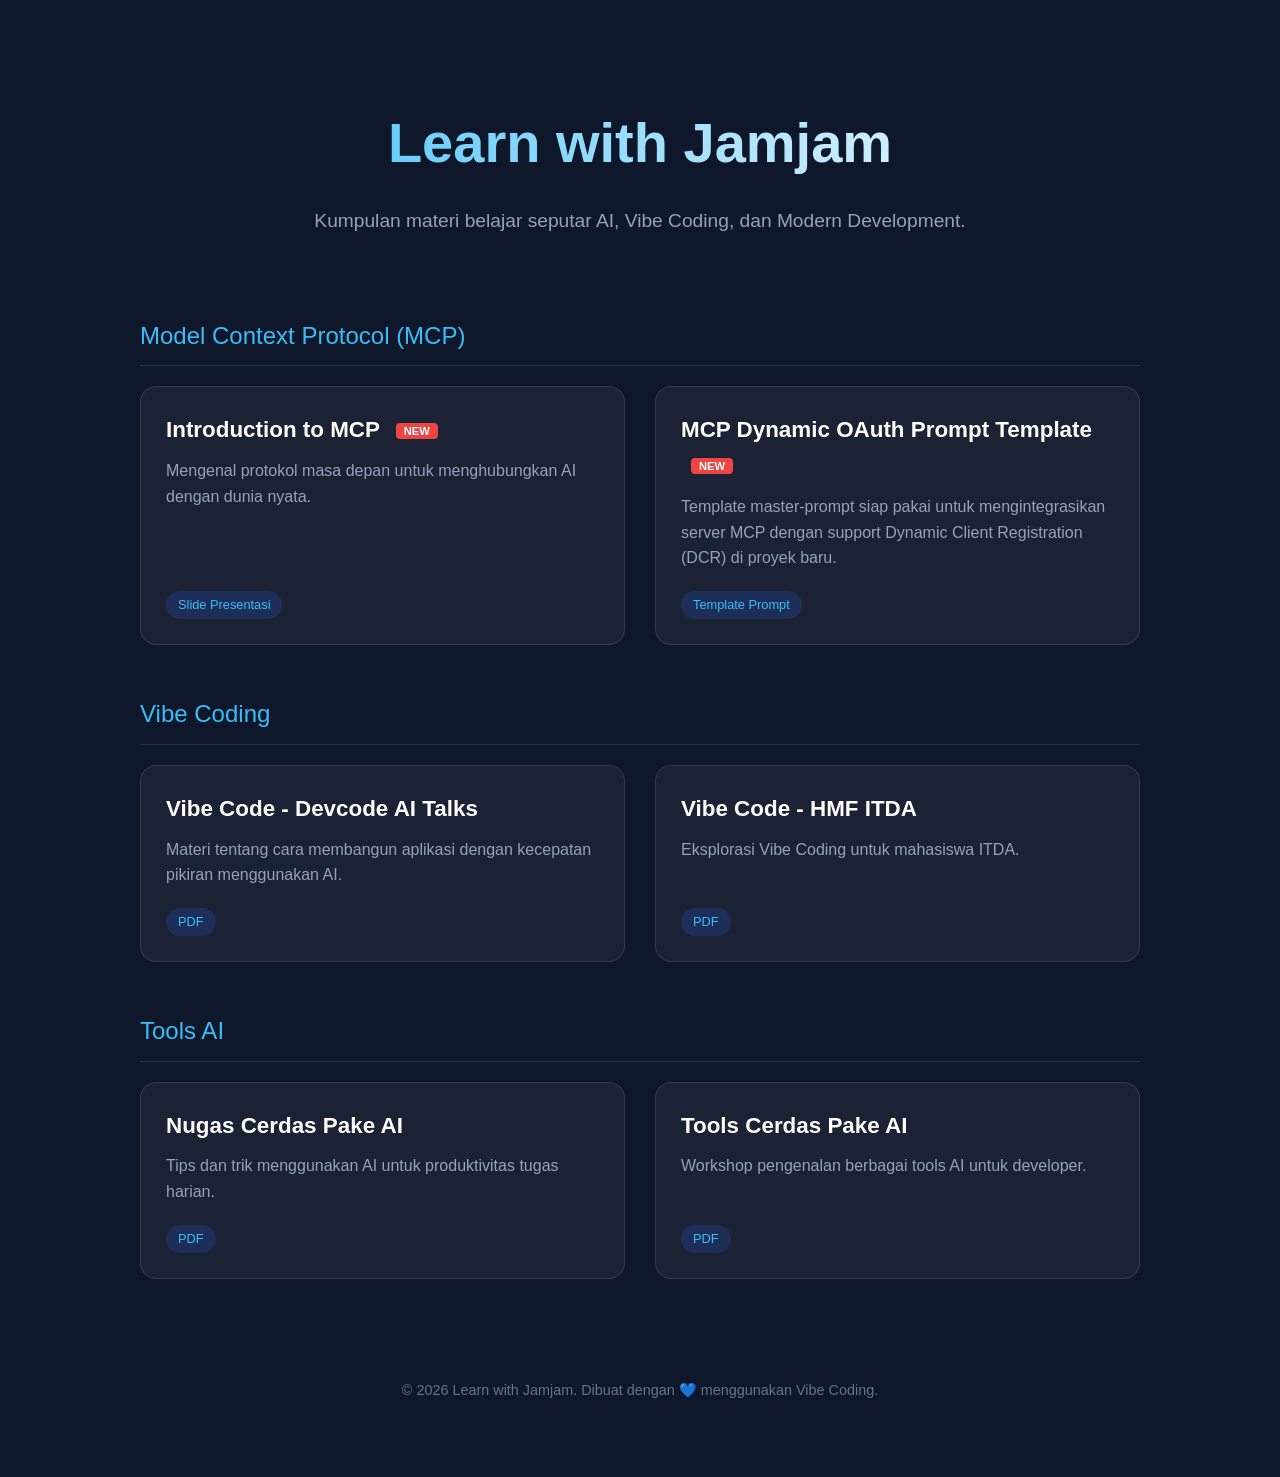
<file: index.html>
<!DOCTYPE html>
<html lang="id">

<head>
    <meta charset="UTF-8">
    <meta name="viewport" content="width=device-width, initial-scale=1.0">
    <title>Learn with Jamjam - Materi AI & Development</title>
    <style>
        :root {
            --primary: #2563eb;
            --dark: #0f172a;
            --light: #f8fafc;
            --accent: #38bdf8;
            --card-bg: rgba(255, 255, 255, 0.05);
        }

        body {
            margin: 0;
            padding: 0;
            font-family: 'Inter', -apple-system, sans-serif;
            background-color: var(--dark);
            color: var(--light);
            line-height: 1.6;
        }

        .container {
            max-width: 1000px;
            margin: 0 auto;
            padding: 60px 20px;
        }

        header {
            text-align: center;
            margin-bottom: 80px;
        }

        h1 {
            font-size: 3.5rem;
            margin-bottom: 10px;
            background: linear-gradient(to right, var(--accent), #fff);
            -webkit-background-clip: text;
            background-clip: text;
            -webkit-text-fill-color: transparent;
        }

        p.subtitle {
            font-size: 1.2rem;
            color: #94a3b8;
        }

        .grid {
            display: grid;
            grid-template-columns: repeat(auto-fit, minmax(300px, 1fr));
            gap: 30px;
        }

        .category-section {
            margin-bottom: 50px;
        }

        .category-title {
            font-size: 1.5rem;
            color: var(--accent);
            margin-bottom: 20px;
            border-bottom: 1px solid rgba(255, 255, 255, 0.1);
            padding-bottom: 10px;
        }

        .card {
            background: var(--card-bg);
            border: 1px solid rgba(255, 255, 255, 0.1);
            border-radius: 16px;
            padding: 25px;
            text-decoration: none;
            color: inherit;
            transition: all 0.3s ease;
            display: flex;
            flex-direction: column;
            justify-content: space-between;
        }

        .card:hover {
            transform: translateY(-5px);
            background: rgba(255, 255, 255, 0.08);
            border-color: var(--accent);
            box-shadow: 0 10px 30px rgba(0, 0, 0, 0.3);
        }

        .card h3 {
            margin: 0 0 10px 0;
            font-size: 1.4rem;
            color: #fff;
        }

        .card p {
            margin: 0;
            color: #94a3b8;
            font-size: 1rem;
        }

        .tag {
            display: inline-block;
            background: rgba(37, 99, 235, 0.2);
            color: var(--accent);
            padding: 4px 12px;
            border-radius: 20px;
            font-size: 0.8rem;
            margin-top: 20px;
            align-self: flex-start;
        }

        footer {
            text-align: center;
            margin-top: 100px;
            color: #64748b;
            font-size: 0.9rem;
        }

        .badge-new {
            background: #ef4444;
            color: white;
            padding: 2px 8px;
            border-radius: 4px;
            font-size: 0.7rem;
            vertical-align: middle;
            margin-left: 10px;
            text-transform: uppercase;
            font-weight: bold;
        }
    </style>
</head>

<body>
    <div class="container">
        <header>
            <h1>Learn with Jamjam</h1>
            <p class="subtitle">Kumpulan materi belajar seputar AI, Vibe Coding, dan Modern Development.</p>
        </header>

        <main>
            <!-- Category: MCP -->
            <div class="category-section">
                <div class="category-title">Model Context Protocol (MCP)</div>
                <div class="grid">
                    <a href="mcp/slide-01/index.html" class="card">
                        <div>
                            <h3>Introduction to MCP <span class="badge-new">New</span></h3>
                            <p>Mengenal protokol masa depan untuk menghubungkan AI dengan dunia nyata.</p>
                        </div>
                        <span class="tag">Slide Presentasi</span>
                    </a>
                    <a href="mcp/prompt-template.html" class="card">
                        <div>
                            <h3>MCP Dynamic OAuth Prompt Template <span class="badge-new">New</span></h3>
                            <p>Template master-prompt siap pakai untuk mengintegrasikan server MCP dengan support
                                Dynamic Client Registration (DCR) di proyek baru.</p>
                        </div>
                        <span class="tag">Template Prompt</span>
                    </a>
                </div>
            </div>

            <!-- Category: Vibe Coding -->
            <div class="category-section">
                <div class="category-title">Vibe Coding</div>
                <div class="grid">
                    <a href="vibe-coding/Devcode-AI-Talks/Materi - Vibe Code.pdf" class="card">
                        <div>
                            <h3>Vibe Code - Devcode AI Talks</h3>
                            <p>Materi tentang cara membangun aplikasi dengan kecepatan pikiran menggunakan AI.</p>
                        </div>
                        <span class="tag">PDF</span>
                    </a>
                    <a href="vibe-coding/HMF-ITDA/Materi - Vibe Code HMFITDA.pdf" class="card">
                        <div>
                            <h3>Vibe Code - HMF ITDA</h3>
                            <p>Eksplorasi Vibe Coding untuk mahasiswa ITDA.</p>
                        </div>
                        <span class="tag">PDF</span>
                    </a>
                </div>
            </div>

            <!-- Category: Tools AI -->
            <div class="category-section">
                <div class="category-title">Tools AI</div>
                <div class="grid">
                    <a href="tools-ai/AI-Meetup/Materi - Nugas Cerdas Pake AI.pdf" class="card">
                        <div>
                            <h3>Nugas Cerdas Pake AI</h3>
                            <p>Tips dan trik menggunakan AI untuk produktivitas tugas harian.</p>
                        </div>
                        <span class="tag">PDF</span>
                    </a>
                    <a href="tools-ai/AMCC-AMIKOM/Materi - Tools Cerdas Pake AI.pdf" class="card">
                        <div>
                            <h3>Tools Cerdas Pake AI</h3>
                            <p>Workshop pengenalan berbagai tools AI untuk developer.</p>
                        </div>
                        <span class="tag">PDF</span>
                    </a>
                </div>
            </div>
        </main>

        <footer>
            <p>&copy; 2026 Learn with Jamjam. Dibuat dengan 💙 menggunakan Vibe Coding.</p>
        </footer>
    </div>
</body>

</html>
</file>
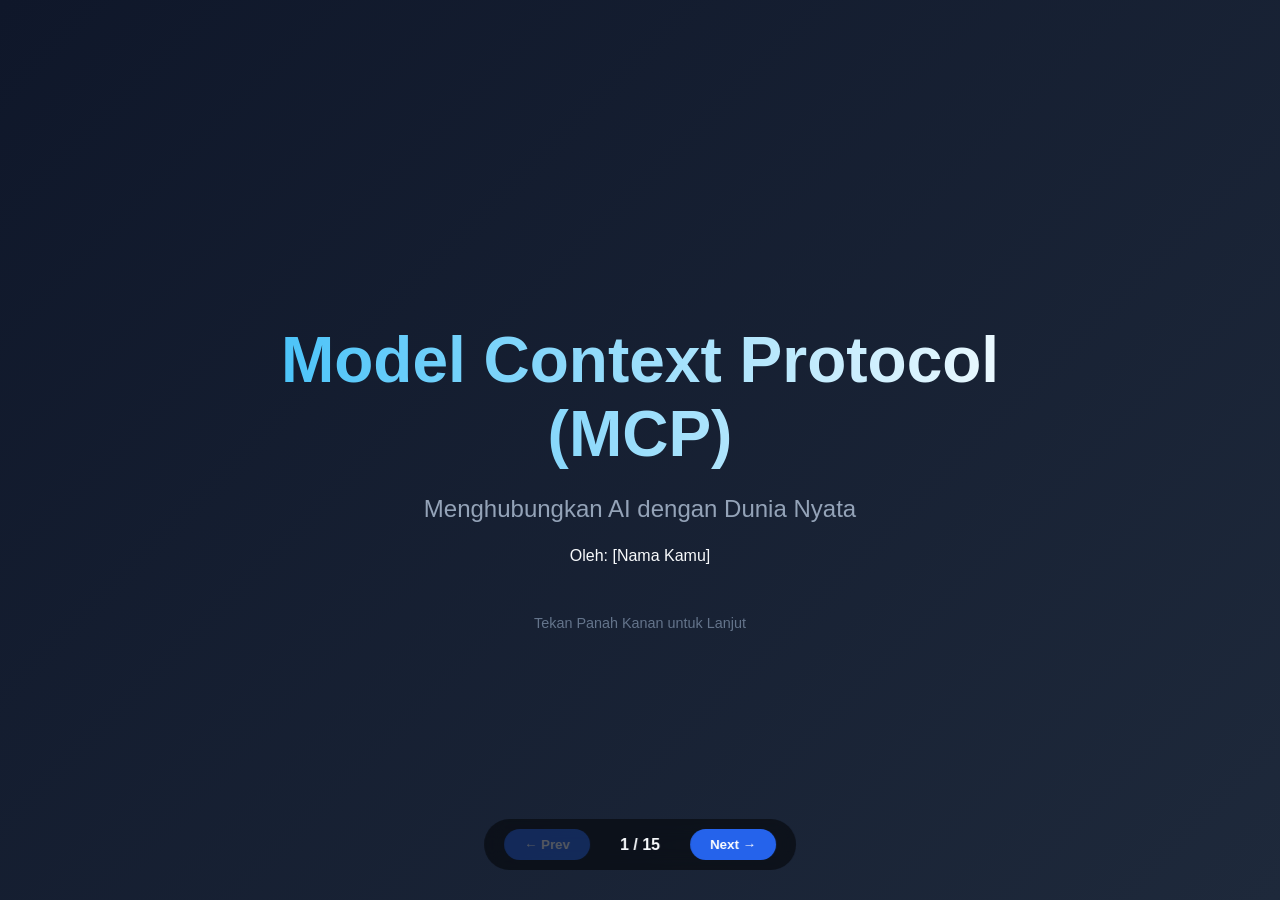
<file: mcp/slide-01/index.html>
<!DOCTYPE html>
<html lang="id">
<head>
    <meta charset="UTF-8">
    <meta name="viewport" content="width=device-width, initial-scale=1.0">
    <title>Presentasi Model Context Protocol (MCP)</title>
    <link rel="stylesheet" href="style.css">
</head>
<body>
    <div class="slides-container">
        <!-- Slide 1: Judul -->
        <section class="slide active" id="slide-1">
            <div class="content">
                <h1>Model Context Protocol (MCP)</h1>
                <h3>Menghubungkan AI dengan Dunia Nyata</h3>
                <p class="author">Oleh: [Nama Kamu]</p>
                <div class="footer">Tekan Panah Kanan untuk Lanjut</div>
            </div>
        </section>

        <!-- Slide 2: Apa itu MCP? -->
        <section class="slide" id="slide-2">
            <div class="content">
                <h2>Apa itu MCP?</h2>
                <ul>
                    <li><strong>Protokol Terbuka:</strong> Standar baru untuk menghubungkan model AI dengan data dan tools.</li>
                    <li><strong>Universal:</strong> Satu cara untuk semua AI (Claude, ChatGPT, IDEs) berbicara dengan sistem luar.</li>
                    <li><strong>Keamanan:</strong> Memberikan kontrol penuh kepada pengguna atas data apa yang bisa diakses AI.</li>
                </ul>
            </div>
        </section>

        <!-- Slide 3: API vs MCP -->
        <section class="slide" id="slide-3">
            <h2>Tradisional API vs MCP</h2>
            <div class="comparison-grid">
                <div class="comp-card">
                    <h3>Tradisional API</h3>
                    <ul>
                        <li>Dibuat untuk dikonsumsi Software/Aplikasi.</li>
                        <li>Format data kaku (JSON/XML).</li>
                        <li>AI butuh "Integrasi Khusus" per platform.</li>
                        <li>AI tidak tahu cara pakai API tanpa dokumentasi manual.</li>
                    </ul>
                </div>
                <div class="comp-card highlight-card">
                    <h3>MCP</h3>
                    <ul>
                        <li>Dibuat untuk dikonsumsi AI (LLM).</li>
                        <li>Self-describing (AI tahu fungsi & inputnya sendiri).</li>
                        <li>Satu integrasi, bisa dipakai di semua AI Host.</li>
                        <li>AI bisa eksplorasi data secara dinamis.</li>
                    </ul>
                </div>
            </div>
        </section>

        <!-- Slide 4: Sejarah MCP -->
        <section class="slide" id="slide-4">
            <div class="content">
                <h2>Sejarah Singkat</h2>
                <p>Dulu, setiap kali kita ingin AI mengakses data (misal: Google Drive), developer harus membuat integrasi khusus untuk setiap AI.</p>
                <ul>
                    <li><strong>November 2024:</strong> Anthropic merilis spesifikasi MCP pertama kali.</li>
                    <li><strong>Tujuan:</strong> Mengakhiri era "integrasi kustom" yang melelahkan dan menciptakan ekosistem yang bisa digunakan bersama.</li>
                </ul>
            </div>
        </section>

        <!-- Slide 5: Fungsi Utama -->
        <section class="slide" id="slide-5">
            <h2>Mengapa Kita Butuh MCP?</h2>
            <div class="grid">
                <div class="card">
                    <h3>Standarisasi</h3>
                    <p>Developer cukup bikin satu Server MCP, bisa dipakai di mana saja.</p>
                </div>
                <div class="card">
                    <h3>Konteks Real-time</h3>
                    <p>AI bisa "melihat" data terbaru, bukan cuma data training lama.</p>
                </div>
                <div class="card">
                    <h3>Eksekusi Aksi</h3>
                    <p>Bukan cuma tanya jawab, AI bisa melakukan aksi (booking, kirim email, edit file).</p>
                </div>
            </div>
        </section>

        <!-- Slide 6: Fundamental MCP -->
        <section class="slide" id="slide-6">
            <h2>Fundamental MCP</h2>
            <div class="diagram">
                <div class="box">Host (Claude/ChatGPT)</div>
                <div class="arrow">↔ MCP Protocol ↔</div>
                <div class="box">MCP Server (Database/API)</div>
            </div>
            <ul>
                <li><strong>Resources:</strong> Data pasif (File, DB records).</li>
                <li><strong>Tools:</strong> Fungsi aktif (POST API, kirim perintah).</li>
                <li><strong>Prompts:</strong> Template instruksi untuk AI.</li>
            </ul>
        </section>

        <!-- Slide 7: Transport Layer -->
        <section class="slide" id="slide-7">
            <h2>Bagaimana Mereka Berbicara?</h2>
            <div class="transport-comparison">
                <div class="transport-box">
                    <h3>Stdio</h3>
                    <div class="transport-diagram">
                        <div class="node">AI Host (IDE/CLI)</div>
                        <div class="conn">Local Pipe</div>
                        <div class="node">MCP Server (Local)</div>
                    </div>
                    <p>Komunikasi via <code>Standard Input/Output</code>. Cocok untuk tools lokal.</p>
                </div>
                <div class="transport-box">
                    <h3>HTTP + SSE</h3>
                    <div class="transport-diagram">
                        <div class="node">AI Host (Cloud)</div>
                        <div class="conn">Internet (HTTP/SSE)</div>
                        <div class="node">MCP Server (Remote)</div>
                    </div>
                    <p>Komunikasi via <code>Server-Sent Events</code>. Cocok untuk aplikasi web/cloud.</p>
                </div>
            </div>
        </section>

        <!-- Slide 8: Use Cases -->
        <section class="slide" id="slide-8">
            <h2>Bisa Dipakai Apa Saja?</h2>
            <div class="demo-list">
                <div class="item">🎨 <strong>Design:</strong> Figma (Ambil komponen, update desain).</div>
                <div class="item">📊 <strong>Productivity:</strong> Google Drive, Slack, Notion.</div>
                <div class="item">💻 <strong>Development:</strong> GitHub, Database (Postgres/Prisma).</div>
                <div class="item">🛠️ <strong>Custom:</strong> Travelan App (Booking Hotel via AI).</div>
            </div>
        </section>

        <!-- Slide 9: Persiapan & Instalasi -->
        <section class="slide" id="slide-9">
            <h2>Persiapan & Instalasi</h2>
            <div class="code-container">
                <div class="code-block full-width">
                    <pre><code># 1. Install MCP SDK
npm install @modelcontextprotocol/sdk

# 2. (Opsional) Install Inspector untuk debugging
npm install -g @modelcontextprotocol/inspector</code></pre>
                    <p><strong>Requirements:</strong> Node.js v18+ atau Python 3.10+.</p>
                </div>
            </div>
        </section>

        <!-- Slide 10: Membangun MCP Sendiri -->
        <section class="slide" id="slide-10">
            <h2>Build Your Own MCP (Server Setup)</h2>
            <div class="code-container">
                <div class="code-block">
                    <pre><code>// 1. Inisialisasi Server
const server = new Server({
  name: "my-mcp-server",
  version: "1.0.0"
}, {
  capabilities: { tools: {} }
});

// 2. Daftarkan Tool
server.setRequestHandler(
  ListToolsRequestSchema, 
  async () => ({
    tools: [/* toolDefinitions */]
  })
);</code></pre>
                    <p><strong>Server:</strong> Menentukan identitas dan kemampuan server.</p>
                </div>
                <div class="code-block">
                    <pre><code>// 3. Handle Eksekusi
server.setRequestHandler(
  CallToolRequestSchema, 
  async (request) => {
    const { name, arguments: args } = request.params;
    return await handleToolCall(name, args);
  }
);

// 4. Connect Transport
const transport = new StdioServerTransport();
await server.connect(transport);</code></pre>
                    <p><strong>Execution:</strong> Menghubungkan request AI ke fungsi asli kita.</p>
                </div>
            </div>
        </section>

        <!-- Slide 11: Testing & Debugging -->
        <section class="slide" id="slide-11">
            <h2>Testing & Debugging</h2>
            <div class="code-container">
                <div class="code-block full-width">
                    <pre><code># Test via CLI (Stdio)
npx @modelcontextprotocol/inspector node dist/index.js

# Test via ChatGPT/Claude
# 1. Deploy ke URL (misal: Vercel)
# 2. Masukkan URL SSE ke konfigurasi Custom GPT / Claude Desktop</code></pre>
                    <p>Gunakan <strong>MCP Inspector</strong> untuk mencoba tool secara manual sebelum dihubungkan ke AI.</p>
                </div>
            </div>
        </section>

        <!-- Slide 12: OAuth & Security -->
        <section class="slide" id="slide-12">
            <h2>OAuth & Security (Protected Tools)</h2>
            <div class="diagram">
                <div class="box">AI Call Tool</div>
                <div class="arrow">→ 401 Unauthorized + Login URL →</div>
                <div class="box">User Login & Authorize</div>
            </div>
            <div class="code-container">
                <div class="code-block">
                    <pre><code>// Server merespons 401 jika butuh login
return new NextResponse(JSON.stringify({
  jsonrpc: "2.0",
  error: {
    code: 401,
    message: "Unauthorized",
    data: { 
      login_url: "https://myapp.com/oauth" 
    }
  }
}), { status: 401 });</code></pre>
                    <p><strong>Flow:</strong> AI akan otomatis menampilkan tombol "Login" kepada user saat menerima error 401 ini.</p>
                </div>
                <div class="code-block">
                    <pre><code>// Verifikasi Token di Server
const authHeader = req.headers.get("authorization");
const userId = await getUserIdFromToken(authHeader);

if (isProtected(toolName) && !userId) {
  return throw401();
}</code></pre>
                    <p><strong>Security:</strong> Memastikan data sensitif (seperti booking) hanya bisa diakses setelah user login.</p>
                </div>
            </div>
        </section>

        <!-- Slide 13: Deep Dive: GPT to App Connection -->
        <section class="slide" id="slide-13">
            <h2>Deep Dive: Bagaimana GPT "Login" ke App Kita?</h2>
            <div class="flow-container">
                <div class="flow-step">
                    <div class="step-icon">🤖</div>
                    <div class="step-text"><strong>1. AI Host (GPT)</strong><br>Menyimpan Client ID & Secret kita.</div>
                </div>
                <div class="flow-arrow">➜</div>
                <div class="flow-step">
                    <div class="step-icon">🔐</div>
                    <div class="step-text"><strong>2. Token Exchange</strong><br>GPT menukar "Auth Code" dari user menjadi "Access Token".</div>
                </div>
                <div class="flow-arrow">➜</div>
                <div class="flow-step">
                    <div class="step-icon">💾</div>
                    <div class="step-text"><strong>3. Secure Storage</strong><br>Token disimpan di database terenkripsi milik OpenAI/Anthropic.</div>
                </div>
            </div>
            <div class="info-grid">
                <div class="info-box">
                    <h4>Di Mana Token Disimpan?</h4>
                    <p>Bukan di browser user, tapi di <strong>Server AI Host</strong>. User tidak bisa melihat token ini secara langsung.</p>
                </div>
                <div class="info-box">
                    <h4>Bagaimana GPT Menggunakannya?</h4>
                    <p>Setiap kali GPT memanggil tool, ia menyisipkan token di <code>Header Authorization</code> secara otomatis.</p>
                </div>
                <div class="info-box">
                    <h4>Kapan Token Expired?</h4>
                    <p>GPT akan menggunakan <code>refresh_token</code> untuk meminta token baru tanpa mengganggu user (Background Refresh).</p>
                </div>
            </div>
        </section>

        <!-- Slide 14: Demo MCP -->
        <section class="slide" id="slide-14">
            <div class="content highlight">
                <h2>Demo MCP</h2>
                <p>Mari kita eksplorasi kekuatan MCP secara langsung:</p>
                <div class="demo-grid">
                    <div class="demo-card">
                        <h4>🎨 Canva MCP + ChatGPT</h4>
                        <p>Generate desain banner otomatis lewat chat.</p>
                    </div>
                    <div class="demo-card">
                        <h4>📐 Figma MCP + Vibe Coding</h4>
                        <p>Ambil aset desain dan langsung jadi kode.</p>
                    </div>
                    <div class="demo-card">
                        <h4>🏨 Custom MCP + ChatGPT</h4>
                        <p>Booking hotel real-time di <strong>Travelan App</strong>.</p>
                    </div>
                </div>
            </div>
        </section>

        <!-- Slide 15: Penutup -->
        <section class="slide" id="slide-15">
            <div class="content">
                <h1>Terima Kasih!</h1>
                <h3>Masa Depan AI adalah Integrasi.</h3>
                <p>Ada Pertanyaan?</p>
            </div>
        </section>
    </div>

    <div class="controls">
        <button id="prevBtn">← Prev</button>
        <span id="slideNum">1 / 15</span>
        <button id="nextBtn">Next →</button>
    </div>

    <script src="script.js"></script>
</body>
</html>
</file>
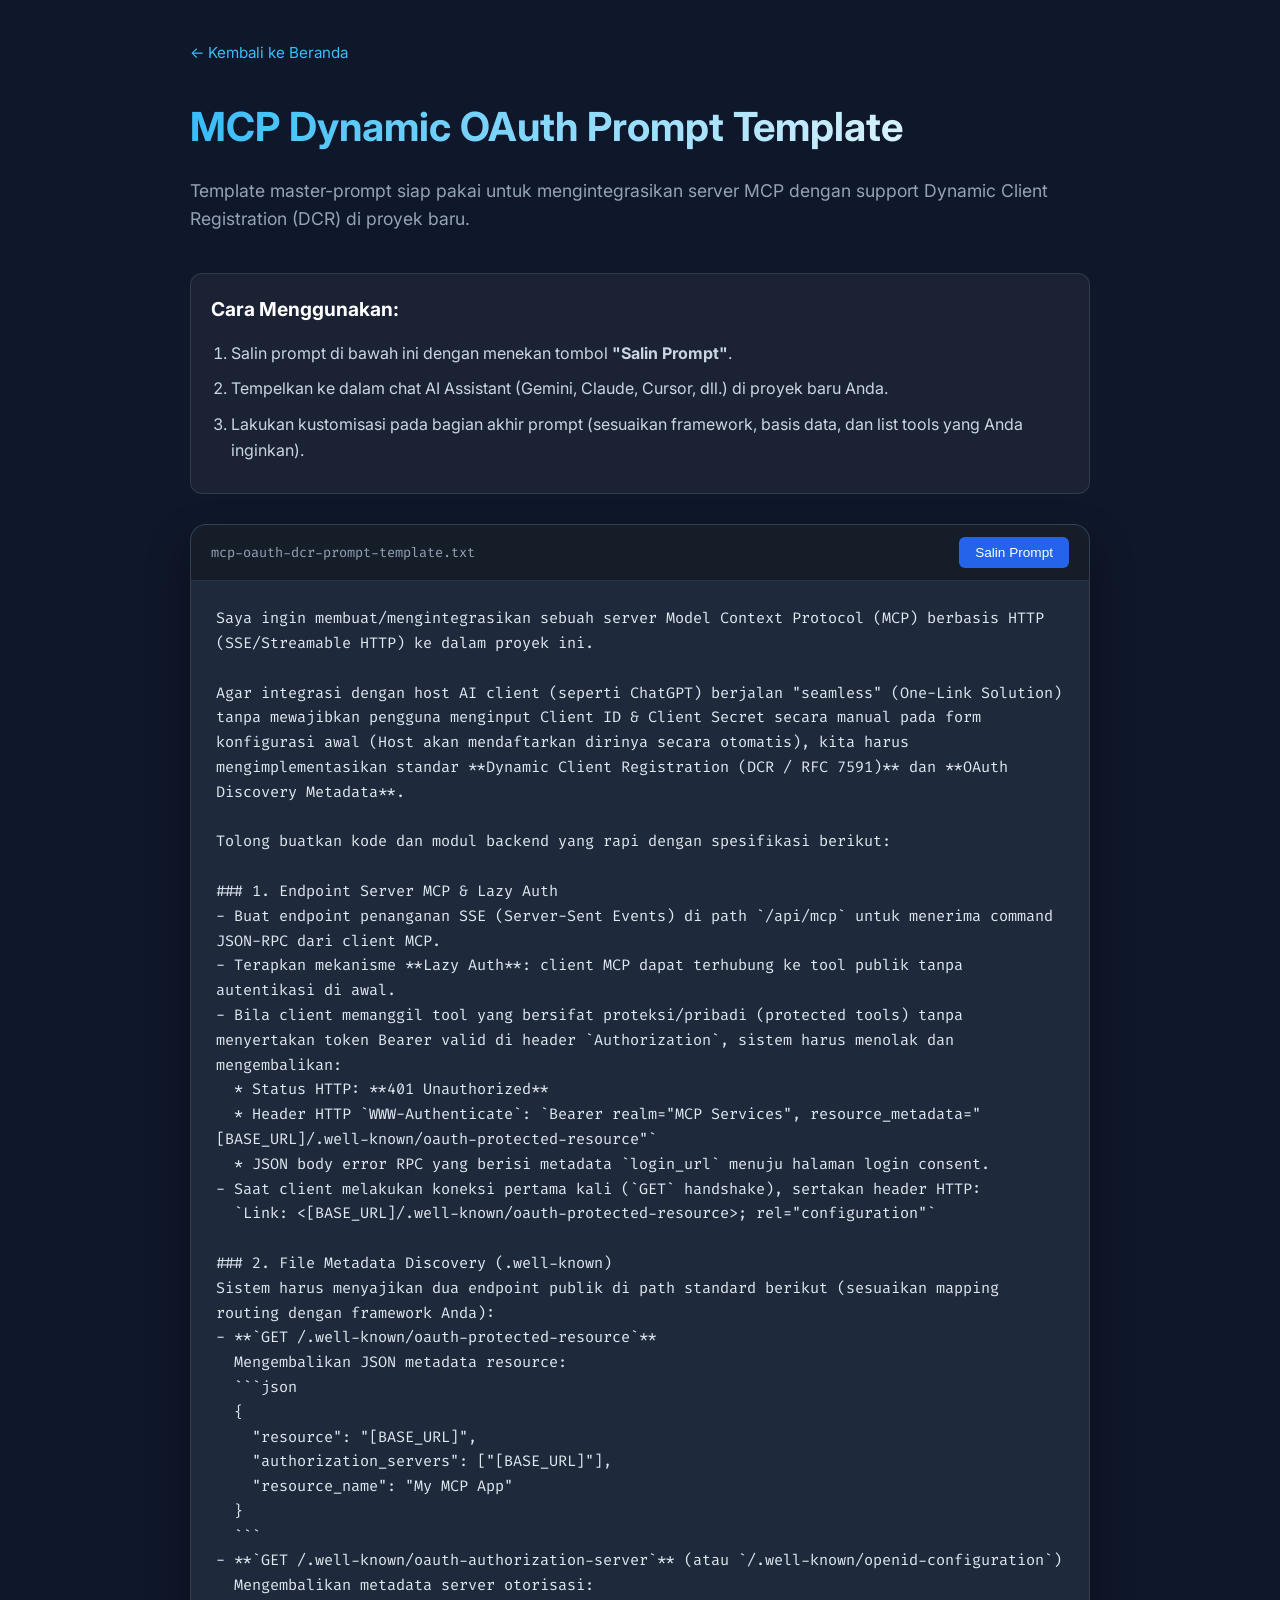
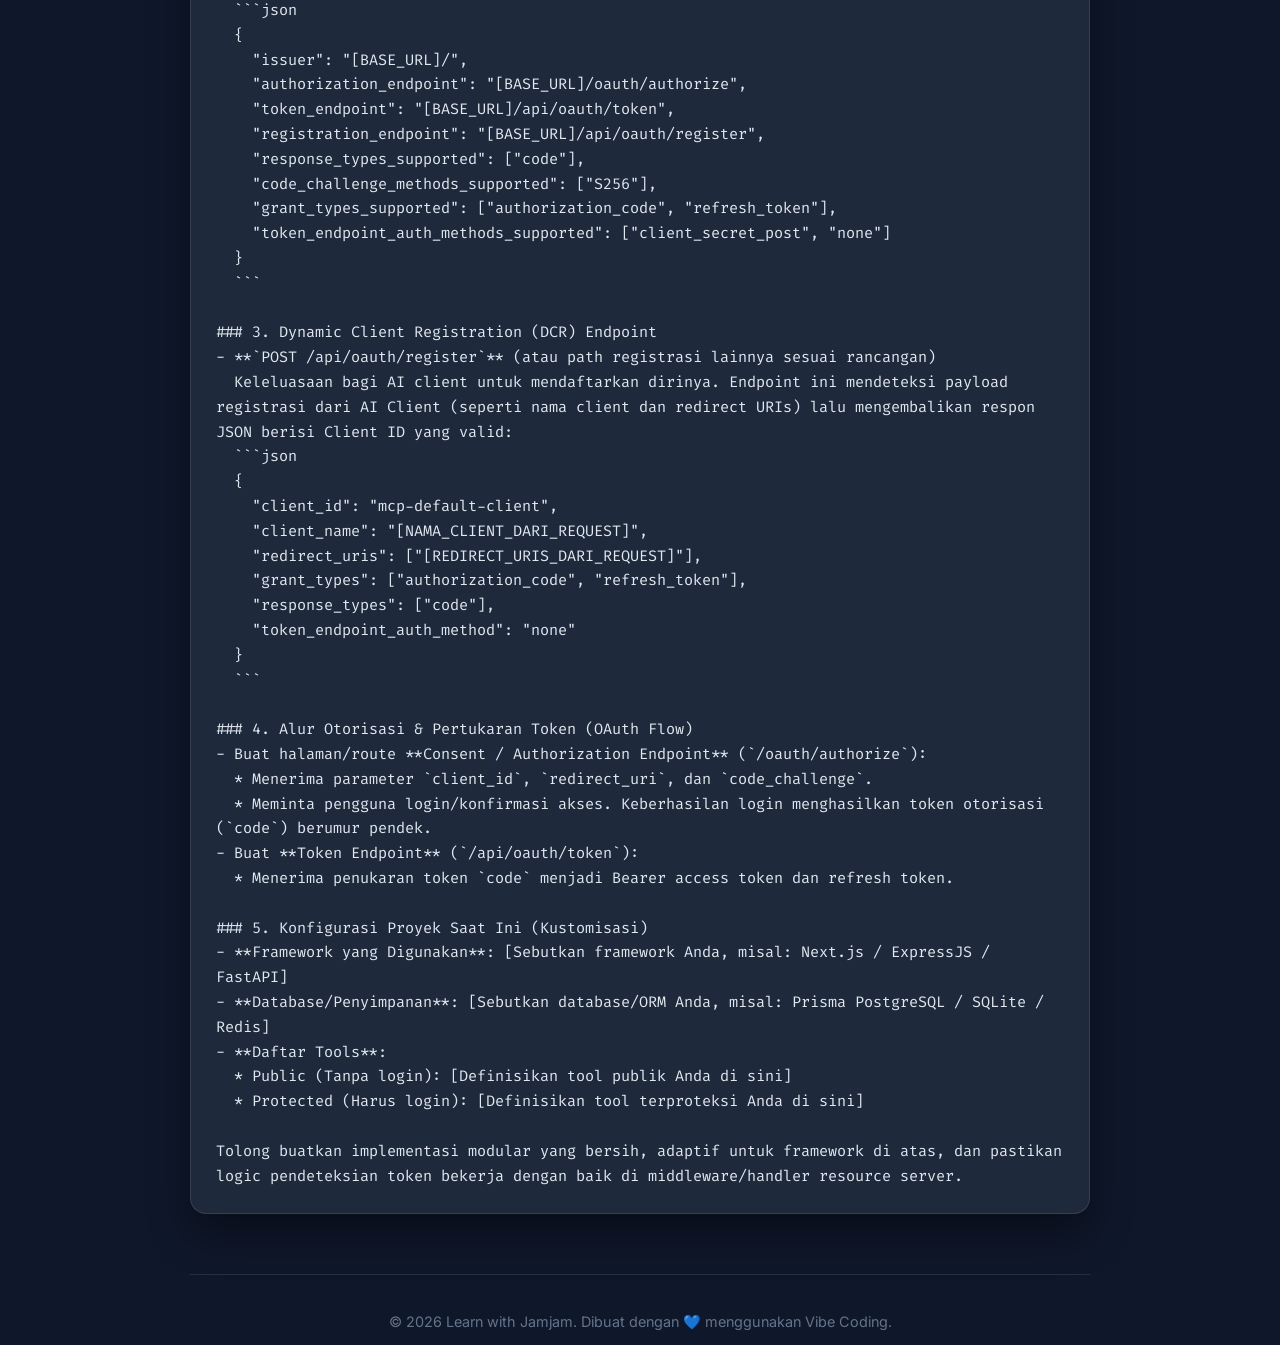
<file: mcp/prompt-template.html>
<!DOCTYPE html>
<html lang="id">

<head>
    <meta charset="UTF-8">
    <meta name="viewport" content="width=device-width, initial-scale=1.0">
    <title>MCP Dynamic OAuth Prompt Template - Learn with Jamjam</title>
    <link
        href="https://fonts.googleapis.com/css2?family=Inter:wght@300;400;500;600;700&family=Fira+Code:wght@400;500&display=swap"
        rel="stylesheet">
    <style>
        :root {
            --primary: #2563eb;
            --dark: #0f172a;
            --light: #f8fafc;
            --accent: #38bdf8;
            --code-bg: #1e293b;
            --card-bg: rgba(255, 255, 255, 0.05);
            --border: rgba(255, 255, 255, 0.1);
        }

        body {
            margin: 0;
            padding: 0;
            font-family: 'Inter', -apple-system, sans-serif;
            background-color: var(--dark);
            color: var(--light);
            line-height: 1.6;
        }

        .container {
            max-width: 900px;
            margin: 0 auto;
            padding: 40px 20px;
        }

        .back-link {
            display: inline-flex;
            align-items: center;
            color: var(--accent);
            text-decoration: none;
            font-size: 0.95rem;
            margin-bottom: 30px;
            transition: color 0.2s ease;
        }

        .back-link:hover {
            color: #fff;
        }

        header {
            margin-bottom: 40px;
        }

        h1 {
            font-size: 2.5rem;
            margin: 0 0 15px 0;
            background: linear-gradient(to right, var(--accent), #fff);
            -webkit-background-clip: text;
            background-clip: text;
            -webkit-text-fill-color: transparent;
        }

        .description {
            font-size: 1.1rem;
            color: #94a3b8;
            margin-bottom: 20px;
        }

        .instructions {
            background: var(--card-bg);
            border: 1px solid var(--border);
            border-radius: 12px;
            padding: 20px;
            margin-bottom: 30px;
        }

        .instructions h2 {
            margin-top: 0;
            font-size: 1.2rem;
            color: #fff;
        }

        .instructions ol {
            margin: 0 0 0 20px;
            padding: 0;
            color: #cbd5e1;
        }

        .instructions li {
            margin-bottom: 10px;
        }

        .prompt-container {
            position: relative;
            background: var(--code-bg);
            border: 1px solid var(--border);
            border-radius: 16px;
            overflow: hidden;
            box-shadow: 0 20px 40px rgba(0, 0, 0, 0.4);
        }

        .prompt-header {
            display: flex;
            justify-content: space-between;
            align-items: center;
            background: rgba(0, 0, 0, 0.3);
            padding: 12px 20px;
            border-bottom: 1px solid var(--border);
        }

        .prompt-title {
            font-family: 'Fira Code', monospace;
            font-size: 0.85rem;
            color: #94a3b8;
        }

        .copy-btn {
            background: var(--primary);
            color: #fff;
            border: none;
            padding: 8px 16px;
            border-radius: 6px;
            font-size: 0.85rem;
            font-weight: 500;
            cursor: pointer;
            transition: all 0.2s ease;
        }

        .copy-btn:hover {
            background: #1d4ed8;
            transform: scale(1.02);
        }

        .copy-btn.copied {
            background: #10b981;
        }

        pre {
            margin: 0;
            padding: 25px;
            overflow-x: auto;
            white-space: pre-wrap;
            word-wrap: break-word;
        }

        code {
            font-family: 'Fira Code', monospace;
            font-size: 0.95rem;
            color: #e2e8f0;
        }

        footer {
            text-align: center;
            margin-top: 60px;
            color: #64748b;
            font-size: 0.9rem;
            border-top: 1px solid var(--border);
            padding-top: 20px;
        }
    </style>
</head>

<body>
    <div class="container">
        <a href="../index.html" class="back-link">&larr; Kembali ke Beranda</a>

        <header>
            <h1>MCP Dynamic OAuth Prompt Template</h1>
            <p class="description">Template master-prompt siap pakai untuk mengintegrasikan server MCP dengan support
                Dynamic Client Registration (DCR) di proyek baru.</p>
        </header>

        <section class="instructions">
            <h2>Cara Menggunakan:</h2>
            <ol>
                <li>Salin prompt di bawah ini dengan menekan tombol <strong>"Salin Prompt"</strong>.</li>
                <li>Tempelkan ke dalam chat AI Assistant (Gemini, Claude, Cursor, dll.) di proyek baru Anda.</li>
                <li>Lakukan kustomisasi pada bagian akhir prompt (sesuaikan framework, basis data, dan list tools yang
                    Anda inginkan).</li>
            </ol>
        </section>

        <div class="prompt-container">
            <div class="prompt-header">
                <span class="prompt-title">mcp-oauth-dcr-prompt-template.txt</span>
                <button class="copy-btn" id="copyBtn" onclick="copyPrompt()">Salin Prompt</button>
            </div>
            <pre><code id="promptText">Saya ingin membuat/mengintegrasikan sebuah server Model Context Protocol (MCP) berbasis HTTP (SSE/Streamable HTTP) ke dalam proyek ini. 

Agar integrasi dengan host AI client (seperti ChatGPT) berjalan "seamless" (One-Link Solution) tanpa mewajibkan pengguna menginput Client ID & Client Secret secara manual pada form konfigurasi awal (Host akan mendaftarkan dirinya secara otomatis), kita harus mengimplementasikan standar **Dynamic Client Registration (DCR / RFC 7591)** dan **OAuth Discovery Metadata**.

Tolong buatkan kode dan modul backend yang rapi dengan spesifikasi berikut:

### 1. Endpoint Server MCP & Lazy Auth
- Buat endpoint penanganan SSE (Server-Sent Events) di path `/api/mcp` untuk menerima command JSON-RPC dari client MCP.
- Terapkan mekanisme **Lazy Auth**: client MCP dapat terhubung ke tool publik tanpa autentikasi di awal.
- Bila client memanggil tool yang bersifat proteksi/pribadi (protected tools) tanpa menyertakan token Bearer valid di header `Authorization`, sistem harus menolak dan mengembalikan:
  * Status HTTP: **401 Unauthorized**
  * Header HTTP `WWW-Authenticate`: `Bearer realm="MCP Services", resource_metadata="[BASE_URL]/.well-known/oauth-protected-resource"`
  * JSON body error RPC yang berisi metadata `login_url` menuju halaman login consent.
- Saat client melakukan koneksi pertama kali (`GET` handshake), sertakan header HTTP:
  `Link: <[BASE_URL]/.well-known/oauth-protected-resource>; rel="configuration"`

### 2. File Metadata Discovery (.well-known)
Sistem harus menyajikan dua endpoint publik di path standard berikut (sesuaikan mapping routing dengan framework Anda):
- **`GET /.well-known/oauth-protected-resource`**
  Mengembalikan JSON metadata resource:
  ```json
  {
    "resource": "[BASE_URL]",
    "authorization_servers": ["[BASE_URL]"],
    "resource_name": "My MCP App"
  }
  ```
- **`GET /.well-known/oauth-authorization-server`** (atau `/.well-known/openid-configuration`)
  Mengembalikan metadata server otorisasi:
  ```json
  {
    "issuer": "[BASE_URL]/",
    "authorization_endpoint": "[BASE_URL]/oauth/authorize",
    "token_endpoint": "[BASE_URL]/api/oauth/token",
    "registration_endpoint": "[BASE_URL]/api/oauth/register",
    "response_types_supported": ["code"],
    "code_challenge_methods_supported": ["S256"],
    "grant_types_supported": ["authorization_code", "refresh_token"],
    "token_endpoint_auth_methods_supported": ["client_secret_post", "none"]
  }
  ```

### 3. Dynamic Client Registration (DCR) Endpoint
- **`POST /api/oauth/register`** (atau path registrasi lainnya sesuai rancangan)
  Keleluasaan bagi AI client untuk mendaftarkan dirinya. Endpoint ini mendeteksi payload registrasi dari AI Client (seperti nama client dan redirect URIs) lalu mengembalikan respon JSON berisi Client ID yang valid:
  ```json
  {
    "client_id": "mcp-default-client",
    "client_name": "[NAMA_CLIENT_DARI_REQUEST]",
    "redirect_uris": ["[REDIRECT_URIS_DARI_REQUEST]"],
    "grant_types": ["authorization_code", "refresh_token"],
    "response_types": ["code"],
    "token_endpoint_auth_method": "none"
  }
  ```

### 4. Alur Otorisasi & Pertukaran Token (OAuth Flow)
- Buat halaman/route **Consent / Authorization Endpoint** (`/oauth/authorize`):
  * Menerima parameter `client_id`, `redirect_uri`, dan `code_challenge`.
  * Meminta pengguna login/konfirmasi akses. Keberhasilan login menghasilkan token otorisasi (`code`) berumur pendek.
- Buat **Token Endpoint** (`/api/oauth/token`):
  * Menerima penukaran token `code` menjadi Bearer access token dan refresh token.

### 5. Konfigurasi Proyek Saat Ini (Kustomisasi)
- **Framework yang Digunakan**: [Sebutkan framework Anda, misal: Next.js / ExpressJS / FastAPI]
- **Database/Penyimpanan**: [Sebutkan database/ORM Anda, misal: Prisma PostgreSQL / SQLite / Redis]
- **Daftar Tools**:
  * Public (Tanpa login): [Definisikan tool publik Anda di sini]
  * Protected (Harus login): [Definisikan tool terproteksi Anda di sini]

Tolong buatkan implementasi modular yang bersih, adaptif untuk framework di atas, dan pastikan logic pendeteksian token bekerja dengan baik di middleware/handler resource server.</code></pre>
        </div>

        <footer>
            <p>&copy; 2026 Learn with Jamjam. Dibuat dengan 💙 menggunakan Vibe Coding.</p>
        </footer>
    </div>

    <script>
        function copyPrompt() {
            const promptText = document.getElementById("promptText").innerText;
            const btn = document.getElementById("copyBtn");

            navigator.clipboard.writeText(promptText).then(() => {
                btn.innerText = "Tersalin!";
                btn.classList.add("copied");

                setTimeout(() => {
                    btn.innerText = "Salin Prompt";
                    btn.classList.remove("copied");
                }, 2000);
            }).catch(err => {
                console.error("Gagal menyalin: ", err);
            });
        }
    </script>
</body>

</html>
</file>
<file: mcp/slide-01/style.css>
:root {
    --primary: #2563eb;
    --dark: #0f172a;
    --light: #f8fafc;
    --accent: #38bdf8;
    --text: #334155;
}

body {
    margin: 0;
    padding: 0;
    font-family: 'Inter', -apple-system, sans-serif;
    background-color: var(--dark);
    color: var(--light);
    overflow: hidden;
}

.slides-container {
    width: 100vw;
    height: 100vh;
    display: flex;
    transition: transform 0.5s ease-in-out;
}

.slide {
    min-width: 100vw;
    height: 100vh;
    display: flex;
    flex-direction: column;
    justify-content: center;
    align-items: center;
    padding: 40px;
    box-sizing: border-box;
    text-align: center;
    background: linear-gradient(135deg, #0f172a 0%, #1e293b 100%);
}

.content {
    max-width: 900px;
}

h1 {
    font-size: 4rem;
    margin-bottom: 1rem;
    background: linear-gradient(to right, var(--accent), #fff);
    -webkit-background-clip: text;
    -webkit-text-fill-color: transparent;
}

h2 {
    font-size: 3rem;
    color: var(--accent);
    margin-bottom: 2rem;
}

h3 {
    font-size: 1.5rem;
    font-weight: 400;
    color: #94a3b8;
}

ul, ol {
    text-align: left;
    font-size: 1.25rem;
    line-height: 1.8;
    margin-top: 20px;
}

li {
    margin-bottom: 15px;
}

.grid {
    display: grid;
    grid-template-columns: repeat(3, 1fr);
    gap: 20px;
    margin-top: 30px;
}

.card {
    background: rgba(255, 255, 255, 0.05);
    padding: 20px;
    border-radius: 12px;
    border: 1px solid rgba(255, 255, 255, 0.1);
    transition: transform 0.3s ease;
}

.card:hover {
    transform: translateY(-5px);
    background: rgba(255, 255, 255, 0.08);
}

.card h3 {
    color: var(--accent);
    margin-bottom: 10px;
}

.diagram {
    display: flex;
    align-items: center;
    gap: 20px;
    margin: 40px 0;
}

.box {
    padding: 20px;
    border: 2px solid var(--accent);
    border-radius: 8px;
    font-weight: bold;
}

.arrow {
    color: var(--accent);
}

.demo-list {
    display: flex;
    flex-direction: column;
    gap: 15px;
    text-align: left;
}

.code-container {
    display: grid;
    grid-template-columns: 1fr 1fr;
    gap: 20px;
    width: 100%;
    margin-top: 20px;
}

.code-block {
    background: #000;
    padding: 20px;
    border-radius: 10px;
    text-align: left;
    border: 1px solid var(--accent);
}

.code-block pre {
    margin: 0;
    color: #38bdf8;
    font-family: 'Fira Code', monospace;
    font-size: 0.9rem;
    overflow-x: auto;
}

.code-block p {
    margin-top: 15px;
    font-size: 0.9rem;
    color: #94a3b8;
}

.full-width {
    grid-column: 1 / -1;
}

.comparison-grid {
    display: grid;
    grid-template-columns: 1fr 1fr;
    gap: 30px;
    width: 100%;
    max-width: 1000px;
}

.comp-card {
    background: rgba(255, 255, 255, 0.03);
    padding: 30px;
    border-radius: 15px;
    text-align: left;
    border: 1px solid rgba(255, 255, 255, 0.1);
}

.highlight-card {
    background: rgba(37, 99, 235, 0.1);
    border: 2px solid var(--accent);
    box-shadow: 0 0 30px rgba(56, 189, 248, 0.2);
}

.comp-card h3 {
    margin-top: 0;
    color: var(--accent);
}

.comp-card ul {
    font-size: 1.1rem;
    padding-left: 20px;
}

.flow-container {
    display: flex;
    align-items: center;
    justify-content: center;
    gap: 20px;
    margin: 40px 0;
    width: 100%;
}

.flow-step {
    background: rgba(255, 255, 255, 0.05);
    padding: 20px;
    border-radius: 15px;
    border: 1px solid var(--accent);
    flex: 1;
    max-width: 250px;
}

.step-icon {
    font-size: 2.5rem;
    margin-bottom: 10px;
}

.step-text {
    font-size: 0.9rem;
    line-height: 1.4;
}

.flow-arrow {
    font-size: 2rem;
    color: var(--accent);
}

.info-grid {
    display: grid;
    grid-template-columns: repeat(3, 1fr);
    gap: 20px;
    width: 100%;
    margin-top: 20px;
}

.info-box {
    background: rgba(37, 99, 235, 0.1);
    padding: 20px;
    border-radius: 12px;
    text-align: left;
    border-bottom: 3px solid var(--accent);
}

.info-box h4 {
    margin-top: 0;
    color: var(--accent);
    font-size: 1.1rem;
}

.info-box p {
    font-size: 0.85rem;
    margin-bottom: 0;
    color: #cbd5e1;
}

/* Transport Comparison */
.transport-comparison {
    display: grid;
    grid-template-columns: 1fr 1fr;
    gap: 30px;
    width: 100%;
    max-width: 1000px;
}

.transport-box {
    background: rgba(255, 255, 255, 0.05);
    padding: 30px;
    border-radius: 15px;
    border: 1px solid var(--accent);
}

.transport-diagram {
    display: flex;
    flex-direction: column;
    align-items: center;
    gap: 15px;
    margin: 20px 0;
}

.node {
    background: var(--dark);
    border: 1px solid var(--accent);
    padding: 10px 20px;
    border-radius: 8px;
    font-size: 0.9rem;
}

.conn {
    color: var(--accent);
    font-weight: bold;
    font-size: 0.8rem;
    position: relative;
}

.conn::before, .conn::after {
    content: '↓';
    display: block;
    text-align: center;
}

/* Demo Grid */
.demo-grid {
    display: flex;
    flex-wrap: wrap;
    justify-content: center;
    gap: 20px;
    margin-top: 30px;
}

.demo-card {
    background: rgba(255, 255, 255, 0.1);
    padding: 20px;
    border-radius: 12px;
    text-align: left;
    border-left: 4px solid var(--accent);
    width: calc(50% - 20px);
    box-sizing: border-box;
}

.demo-card h4 {
    margin: 0 0 10px 0;
    color: var(--accent);
}

.demo-card p {
    margin: 0;
    font-size: 0.9rem;
    color: #cbd5e1;
}

.item {
    background: rgba(56, 189, 248, 0.1);
    padding: 15px 25px;
    border-radius: 50px;
    font-size: 1.2rem;
    border-left: 5px solid var(--accent);
}

.highlight {
    background: rgba(37, 99, 235, 0.1);
    padding: 40px;
    border-radius: 20px;
    border: 2px dashed var(--accent);
}

.controls {
    position: fixed;
    bottom: 30px;
    left: 50%;
    transform: translateX(-50%);
    display: flex;
    align-items: center;
    gap: 20px;
    background: rgba(0, 0, 0, 0.5);
    padding: 10px 20px;
    border-radius: 30px;
    backdrop-filter: blur(10px);
}

button {
    background: var(--primary);
    color: white;
    border: none;
    padding: 8px 20px;
    border-radius: 20px;
    cursor: pointer;
    font-weight: bold;
    transition: opacity 0.3s;
}

button:disabled {
    opacity: 0.3;
    cursor: not-allowed;
}

#slideNum {
    font-weight: bold;
    min-width: 60px;
    text-align: center;
}

.footer {
    margin-top: 50px;
    font-size: 0.9rem;
    color: #64748b;
    animation: bounce 2s infinite;
}

@keyframes bounce {
    0%, 20%, 50%, 80%, 100% {transform: translateY(0);}
    40% {transform: translateY(-10px);}
    60% {transform: translateY(-5px);}
}
</file>
